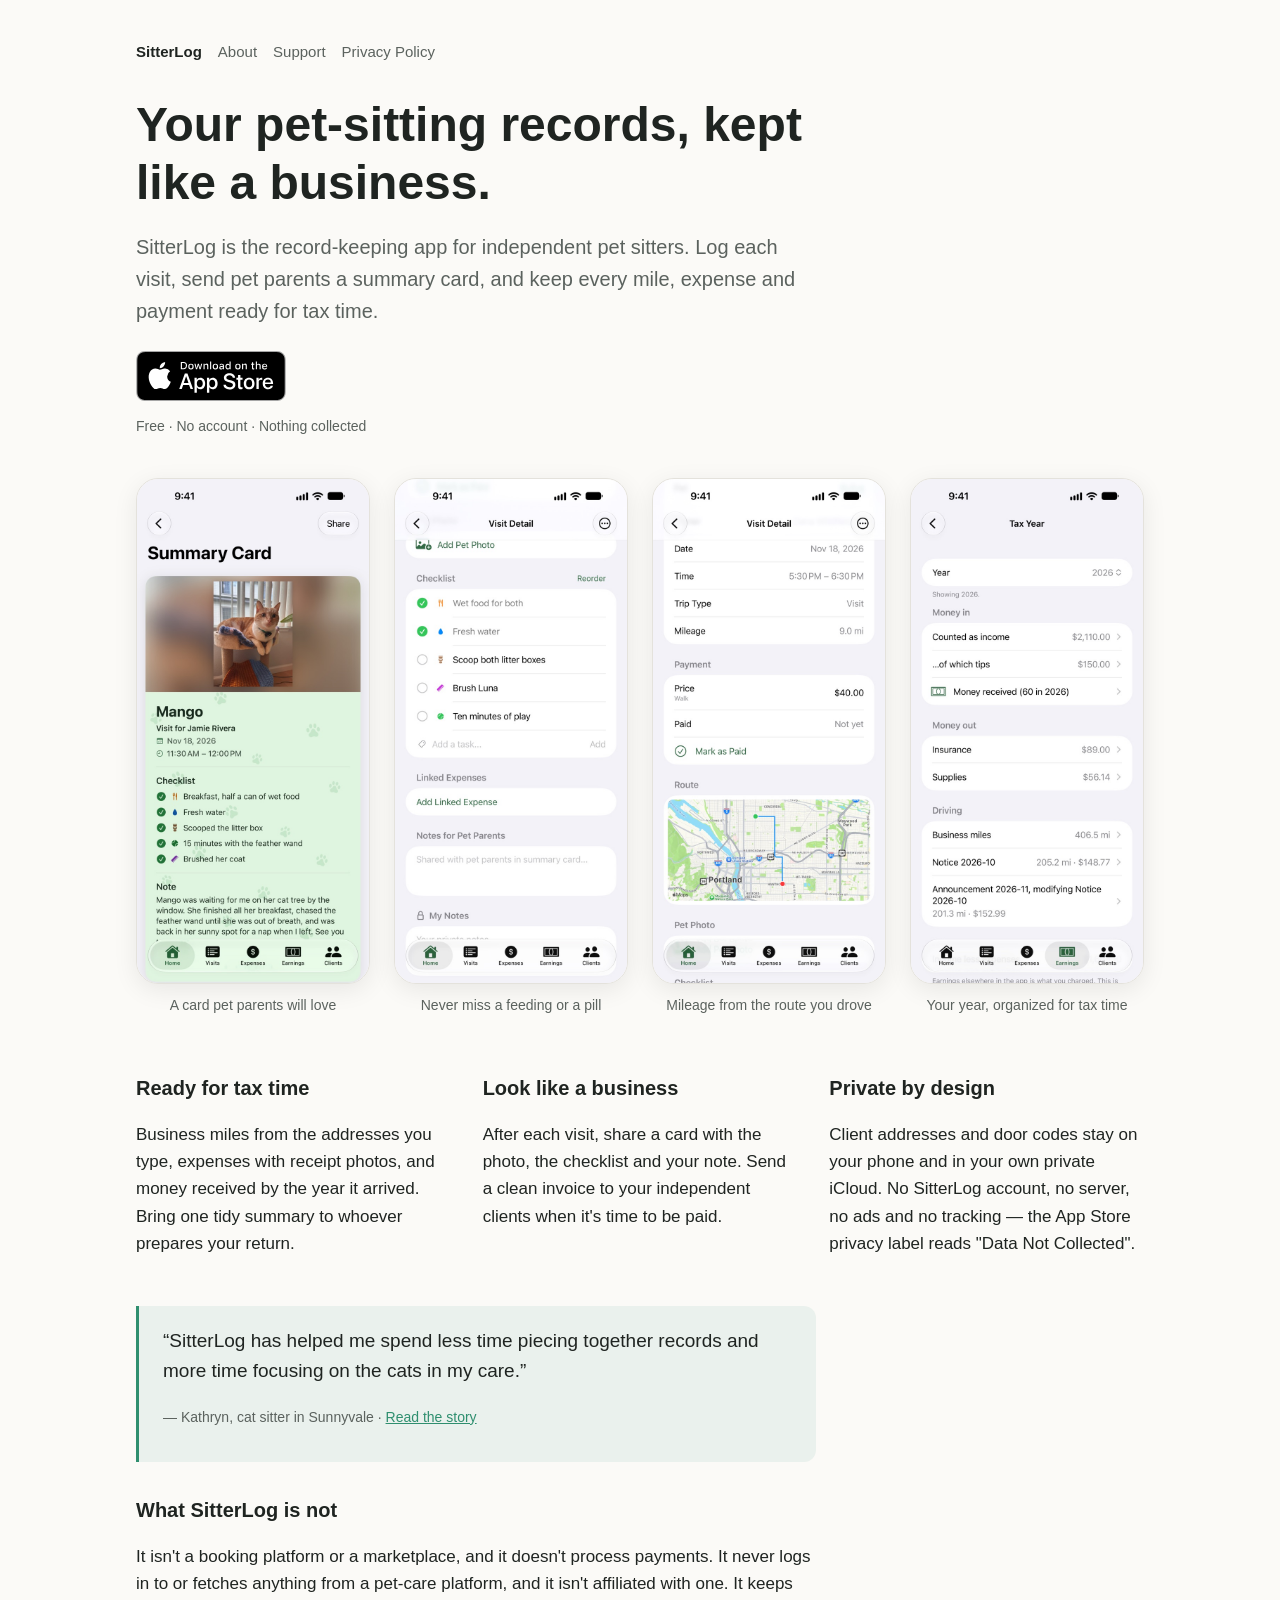
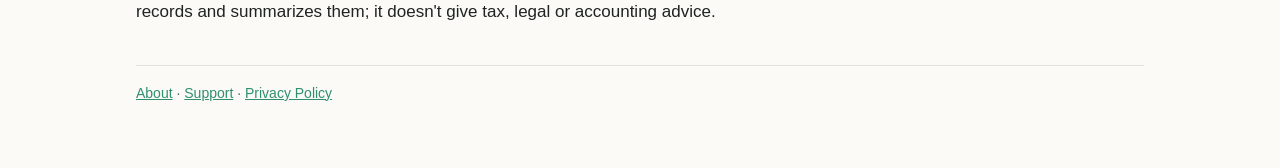
<file: index.html>
<!doctype html>
<html lang="en">
<head>
  <meta charset="utf-8">
  <meta name="viewport" content="width=device-width, initial-scale=1">
  <title>SitterLog — Records for Independent Pet Sitters</title>
  <meta name="description" content="SitterLog is a record-keeping app for independent pet sitters: visits, care checklists, summary cards for pet parents, mileage, expenses, income and tax-time summaries.">
  <meta name="apple-itunes-app" content="app-id=APP_ID">
  <link rel="stylesheet" href="style.css">
</head>
<body>
<main class="wide">
  <header>
    <nav>
      <a href="./" aria-current="page">SitterLog</a>
      <a href="about/">About</a>
      <a href="support/">Support</a>
      <a href="privacy/">Privacy Policy</a>
    </nav>
  </header>

  <section class="hero">
    <h1>Your pet-sitting records, kept like a business.</h1>
    <p class="lede">SitterLog is the record-keeping app for independent pet sitters. Log each
      visit, send pet parents a summary card, and keep every mile, expense and payment ready
      for tax time.</p>
    <p class="cta"><a href="APP_STORE_URL"><img src="images/app-store-badge.svg" width="150" height="50"
      alt="Download on the App Store"></a></p>
    <p class="meta">Free · No account · Nothing collected</p>
  </section>

  <section class="shots" aria-label="Screens from the app">
    <figure>
      <img src="images/summary-card.jpg" width="660" height="1434" loading="lazy"
           alt="A summary card for a cat named Mango: a photo, the visit time, a completed care checklist and a note to the pet parent.">
      <figcaption>A card pet parents will love</figcaption>
    </figure>
    <figure>
      <img src="images/checklist.jpg" width="660" height="1434" loading="lazy"
           alt="A visit's care checklist, built from the client's routine.">
      <figcaption>Never miss a feeding or a pill</figcaption>
    </figure>
    <figure>
      <img src="images/mileage.jpg" width="660" height="1434" loading="lazy"
           alt="A visit's driving route on a map, with the miles it covered.">
      <figcaption>Mileage from the route you drove</figcaption>
    </figure>
    <figure>
      <img src="images/tax-year.jpg" width="660" height="1434" loading="lazy"
           alt="The Tax Year screen: income, expenses and business miles for the year.">
      <figcaption>Your year, organized for tax time</figcaption>
    </figure>
  </section>

  <section class="pillars">
    <div>
      <h2>Ready for tax time</h2>
      <p>Business miles from the addresses you type, expenses with receipt photos, and money
        received by the year it arrived. Bring one tidy summary to whoever prepares your
        return.</p>
    </div>
    <div>
      <h2>Look like a business</h2>
      <p>After each visit, share a card with the photo, the checklist and your note. Send a clean
        invoice to your independent clients when it's time to be paid.</p>
    </div>
    <div>
      <h2>Private by design</h2>
      <p>Client addresses and door codes stay on your phone and in your own private iCloud.
        No SitterLog account, no server, no ads and no tracking — the App Store privacy label
        reads "Data Not Collected".</p>
    </div>
  </section>

  <section class="founder">
    <p>“SitterLog has helped me spend less time piecing together records and more time focusing on
      the cats in my care.”</p>
    <p class="meta">— Kathryn, cat sitter in Sunnyvale · <a href="about/">Read the story</a></p>
  </section>

  <section>
    <h2>What SitterLog is not</h2>
    <p>It isn't a booking platform or a marketplace, and it doesn't process payments. It never
      logs in to or fetches anything from a pet-care platform, and it isn't affiliated with one.
      It keeps records and summarizes them; it doesn't give tax, legal or accounting advice.</p>
  </section>

  <hr>
  <footer>
    <a href="about/">About</a> · <a href="support/">Support</a> · <a href="privacy/">Privacy Policy</a>
  </footer>
</main>
</body>
</html>
</file>
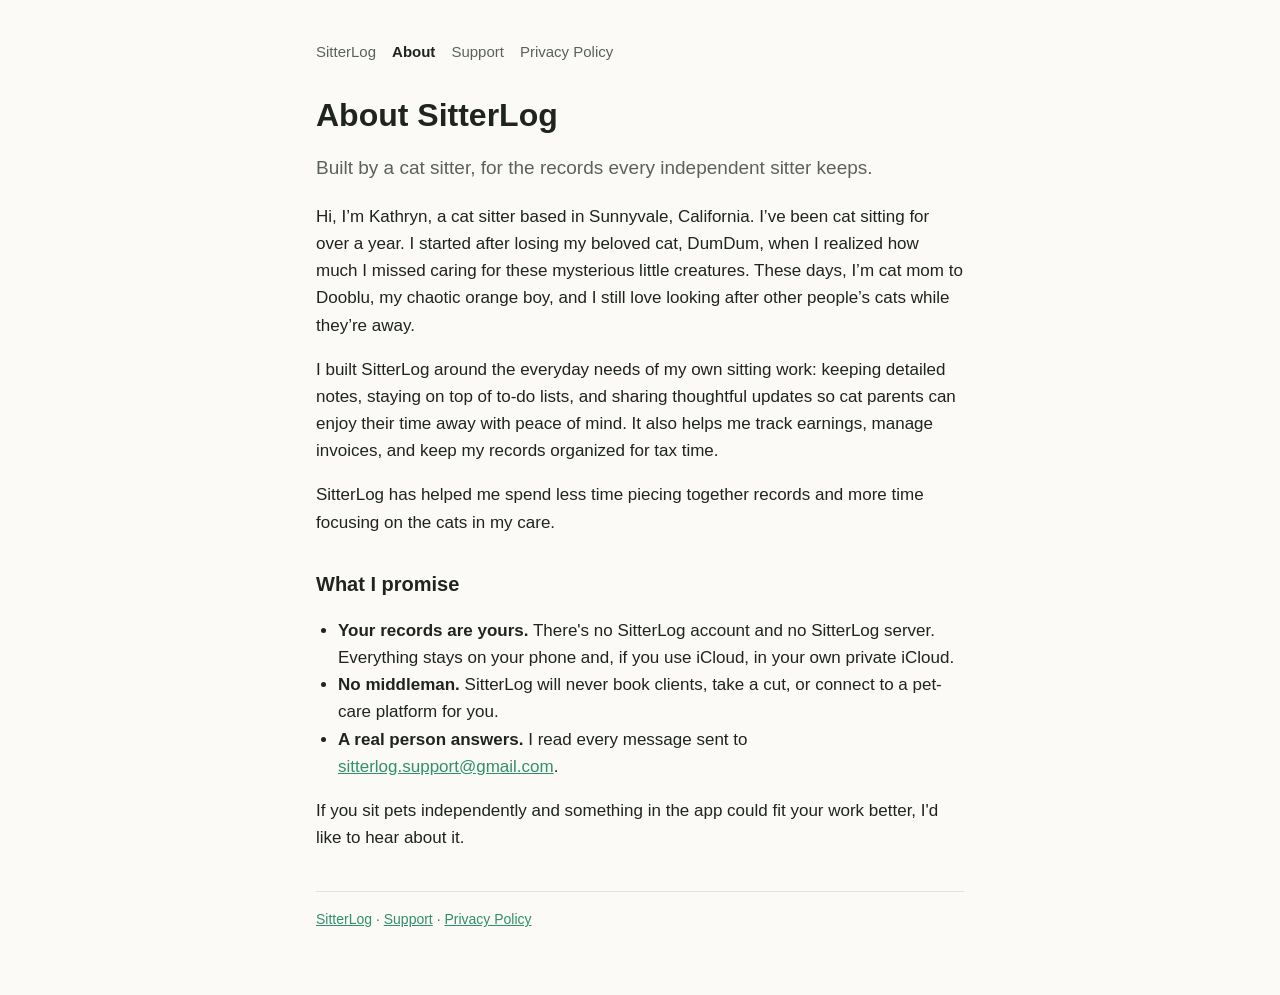
<file: about/index.html>
<!doctype html>
<html lang="en">
<head>
  <meta charset="utf-8">
  <meta name="viewport" content="width=device-width, initial-scale=1">
  <title>About SitterLog</title>
  <meta name="description" content="SitterLog was built by a working cat sitter who needed one place for visits, mileage and money, without another booking platform.">
  <link rel="stylesheet" href="../style.css">
</head>
<body>
<main>
  <header>
    <nav>
      <a href="../">SitterLog</a>
      <a href="./" aria-current="page">About</a>
      <a href="../support/">Support</a>
      <a href="../privacy/">Privacy Policy</a>
    </nav>
  </header>

  <h1>About SitterLog</h1>
  <p class="lede">Built by a cat sitter, for the records every independent sitter keeps.</p>

  <p>Hi, I’m Kathryn, a cat sitter based in Sunnyvale, California. I’ve been cat sitting for over
    a year. I started after losing my beloved cat, DumDum, when I realized how much I missed caring
    for these mysterious little creatures. These days, I’m cat mom to Dooblu, my chaotic orange
    boy, and I still love looking after other people’s cats while they’re away.</p>

  <p>I built SitterLog around the everyday needs of my own sitting work: keeping detailed notes,
    staying on top of to-do lists, and sharing thoughtful updates so cat parents can enjoy their
    time away with peace of mind. It also helps me track earnings, manage invoices, and keep my
    records organized for tax time.</p>

  <p>SitterLog has helped me spend less time piecing together records and more time focusing on
    the cats in my care.</p>

  <h2>What I promise</h2>
  <ul>
    <li><strong>Your records are yours.</strong> There's no SitterLog account and no SitterLog
      server. Everything stays on your phone and, if you use iCloud, in your own private
      iCloud.</li>
    <li><strong>No middleman.</strong> SitterLog will never book clients, take a cut, or connect
      to a pet-care platform for you.</li>
    <li><strong>A real person answers.</strong> I read every message sent to
      <a href="mailto:sitterlog.support@gmail.com">sitterlog.support@gmail.com</a>.</li>
  </ul>

  <p>If you sit pets independently and something in the app could fit your work better, I'd like
    to hear about it.</p>

  <hr>
  <footer>
    <a href="../">SitterLog</a> · <a href="../support/">Support</a> · <a href="../privacy/">Privacy Policy</a>
  </footer>
</main>
</body>
</html>
</file>
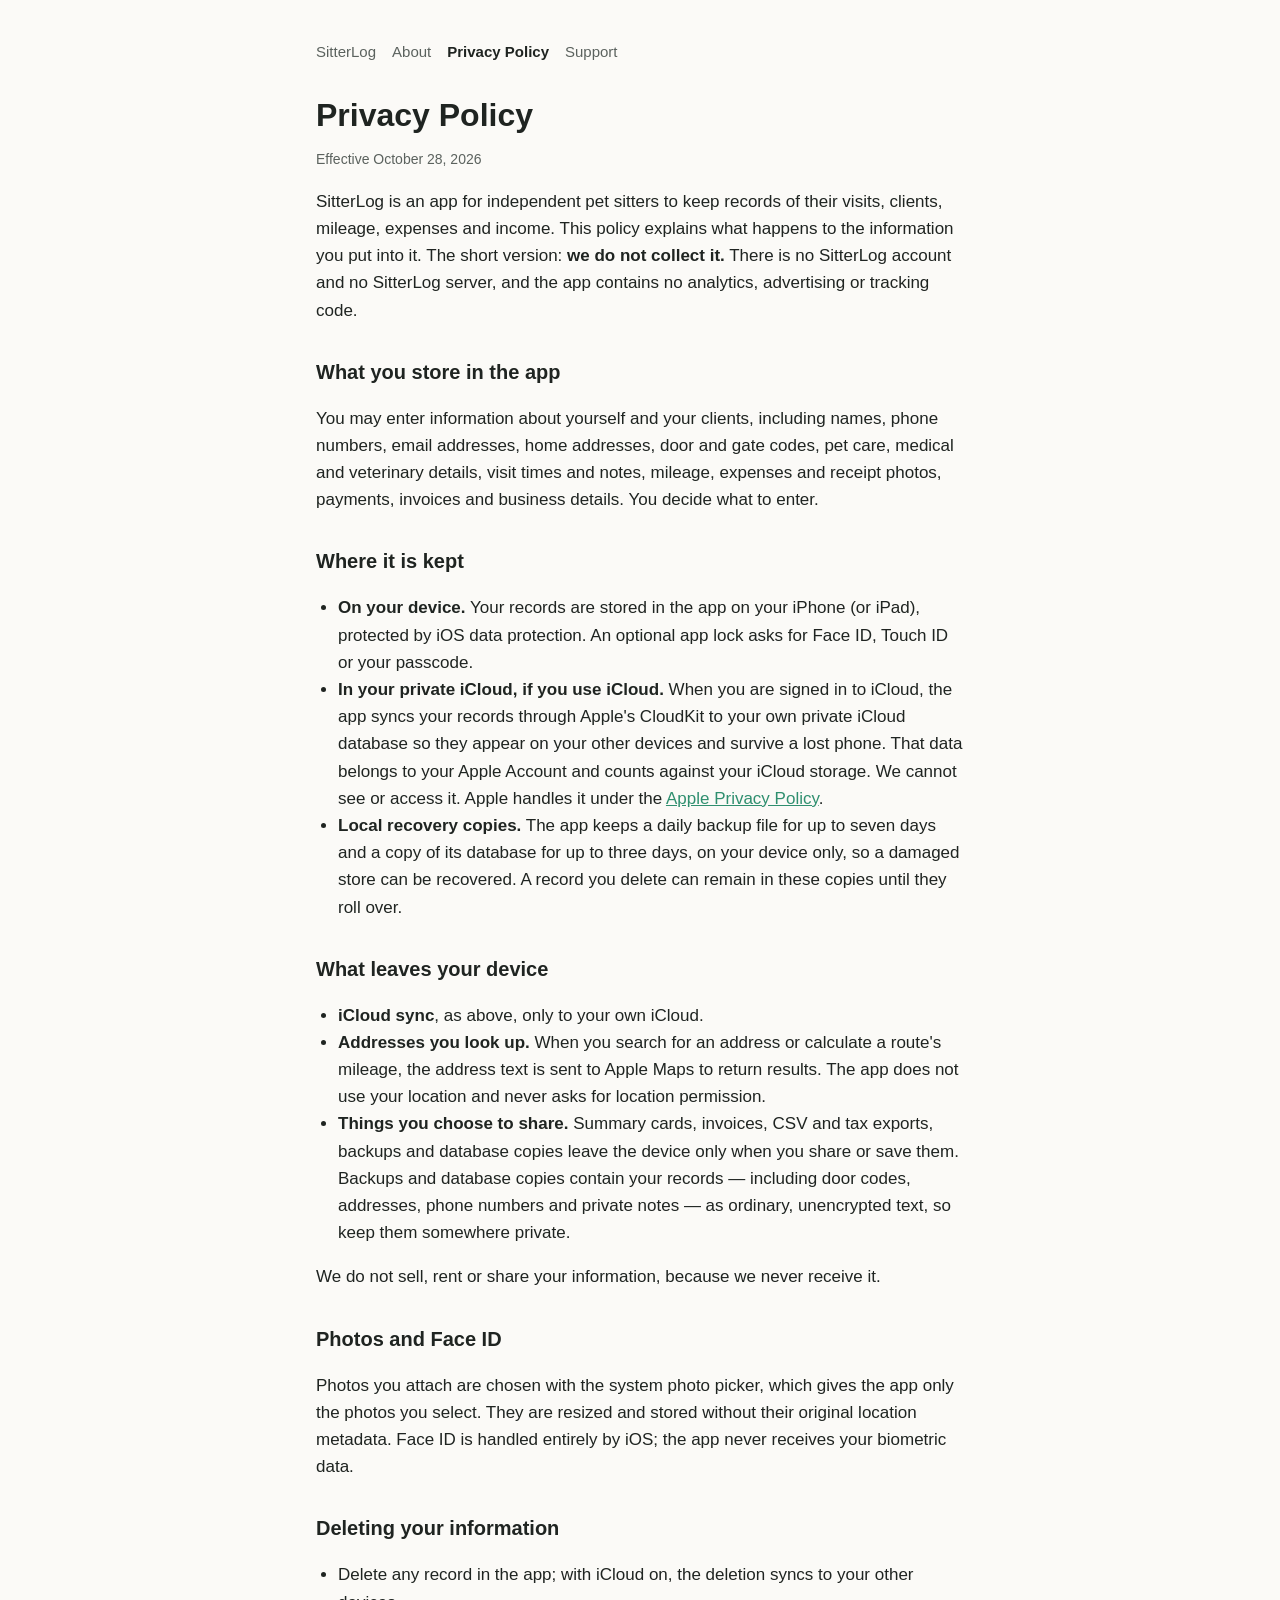
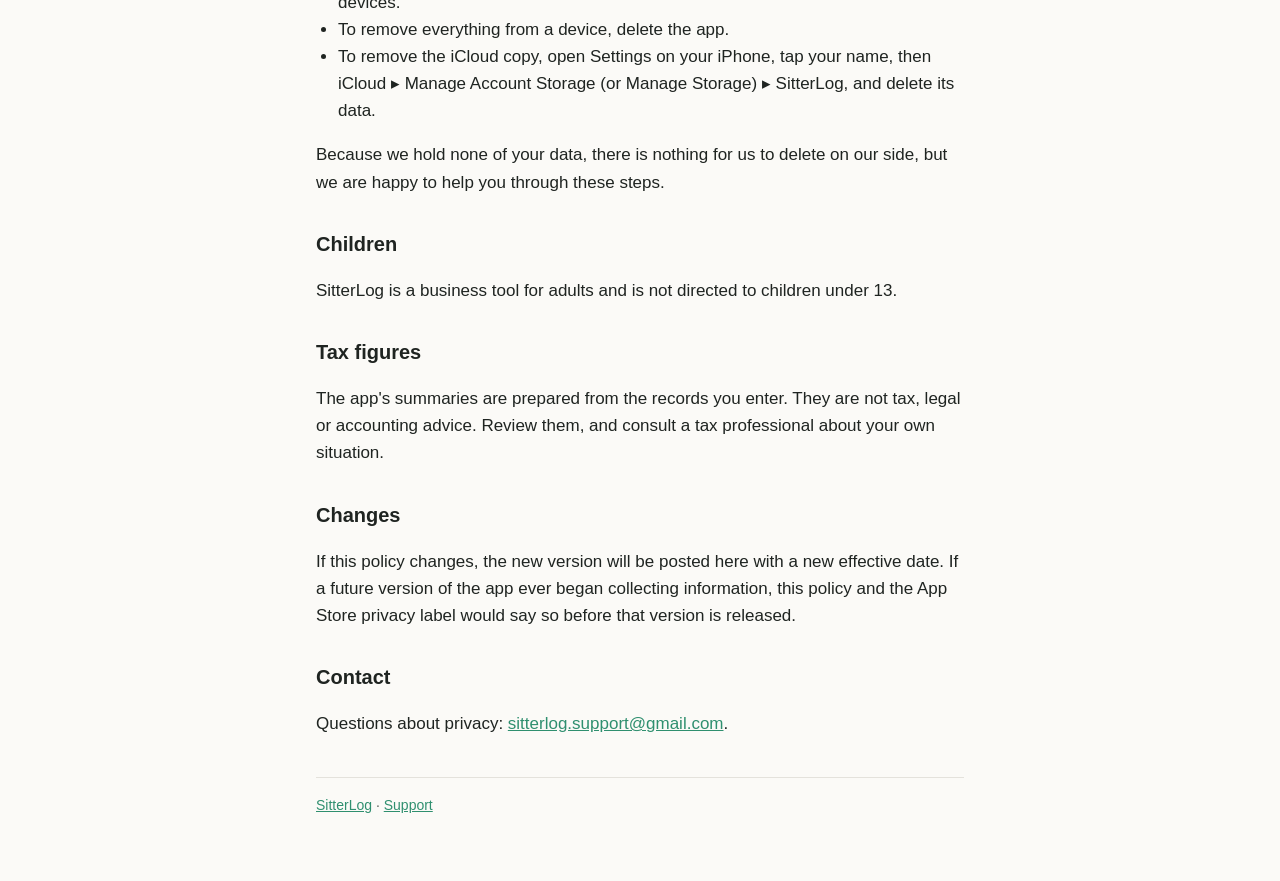
<file: privacy/index.html>
<!doctype html>
<html lang="en">
<head>
  <meta charset="utf-8">
  <meta name="viewport" content="width=device-width, initial-scale=1">
  <title>SitterLog Privacy Policy</title>
  <meta name="description" content="How SitterLog handles your information: we collect nothing; your records stay on your devices and in your private iCloud.">
  <link rel="stylesheet" href="../style.css">
</head>
<body>
<main>
  <header>
    <nav>
      <a href="../">SitterLog</a>
      <a href="../about/">About</a>
      <a href="./" aria-current="page">Privacy Policy</a>
      <a href="../support/">Support</a>
    </nav>
  </header>

  <h1>Privacy Policy</h1>
  <p class="meta">Effective October 28, 2026</p>

  <p>SitterLog is an app for independent pet sitters to keep records of their visits, clients,
    mileage, expenses and income. This policy explains what happens to the information you put
    into it. The short version: <strong>we do not collect it.</strong> There is no SitterLog
    account and no SitterLog server, and the app contains no analytics, advertising or tracking
    code.</p>

  <h2>What you store in the app</h2>
  <p>You may enter information about yourself and your clients, including names, phone numbers,
    email addresses, home addresses, door and gate codes, pet care, medical and veterinary
    details, visit times and notes, mileage, expenses and receipt photos, payments, invoices and
    business details. You decide what to enter.</p>

  <h2>Where it is kept</h2>
  <ul>
    <li><strong>On your device.</strong> Your records are stored in the app on your iPhone (or
      iPad), protected by iOS data protection. An optional app lock asks for Face ID, Touch ID or
      your passcode.</li>
    <li><strong>In your private iCloud, if you use iCloud.</strong> When you are signed in to
      iCloud, the app syncs your records through Apple's CloudKit to your own private iCloud
      database so they appear on your other devices and survive a lost phone. That data belongs to
      your Apple Account and counts against your iCloud storage. We cannot see or access it. Apple
      handles it under the <a href="https://www.apple.com/legal/privacy/">Apple Privacy Policy</a>.</li>
    <li><strong>Local recovery copies.</strong> The app keeps a daily backup file for up to seven
      days and a copy of its database for up to three days, on your device only, so a damaged
      store can be recovered. A record you delete can remain in these copies until they roll
      over.</li>
  </ul>

  <h2>What leaves your device</h2>
  <ul>
    <li><strong>iCloud sync</strong>, as above, only to your own iCloud.</li>
    <li><strong>Addresses you look up.</strong> When you search for an address or calculate a
      route's mileage, the address text is sent to Apple Maps to return results. The app does not
      use your location and never asks for location permission.</li>
    <li><strong>Things you choose to share.</strong> Summary cards, invoices, CSV and tax exports,
      backups and database copies leave the device only when you share or save them. Backups and
      database copies contain your records — including door codes, addresses, phone numbers and
      private notes — as ordinary, unencrypted text, so keep them somewhere private.</li>
  </ul>
  <p>We do not sell, rent or share your information, because we never receive it.</p>

  <h2>Photos and Face ID</h2>
  <p>Photos you attach are chosen with the system photo picker, which gives the app only the
    photos you select. They are resized and stored without their original location metadata.
    Face ID is handled entirely by iOS; the app never receives your biometric data.</p>

  <h2 id="deleting">Deleting your information</h2>
  <ul>
    <li>Delete any record in the app; with iCloud on, the deletion syncs to your other
      devices.</li>
    <li>To remove everything from a device, delete the app.</li>
    <li>To remove the iCloud copy, open Settings on your iPhone, tap your name, then iCloud ▸
      Manage Account Storage (or Manage Storage) ▸ SitterLog, and delete its data.</li>
  </ul>
  <p>Because we hold none of your data, there is nothing for us to delete on our side, but we are
    happy to help you through these steps.</p>

  <h2>Children</h2>
  <p>SitterLog is a business tool for adults and is not directed to children under 13.</p>

  <h2>Tax figures</h2>
  <p>The app's summaries are prepared from the records you enter. They are not tax, legal or
    accounting advice. Review them, and consult a tax professional about your own situation.</p>

  <h2>Changes</h2>
  <p>If this policy changes, the new version will be posted here with a new effective date. If a
    future version of the app ever began collecting information, this policy and the App Store
    privacy label would say so before that version is released.</p>

  <h2>Contact</h2>
  <p>Questions about privacy: <a href="mailto:sitterlog.support@gmail.com">sitterlog.support@gmail.com</a>.</p>

  <hr>
  <footer>
    <a href="../">SitterLog</a> · <a href="../support/">Support</a>
  </footer>
</main>
</body>
</html>
</file>
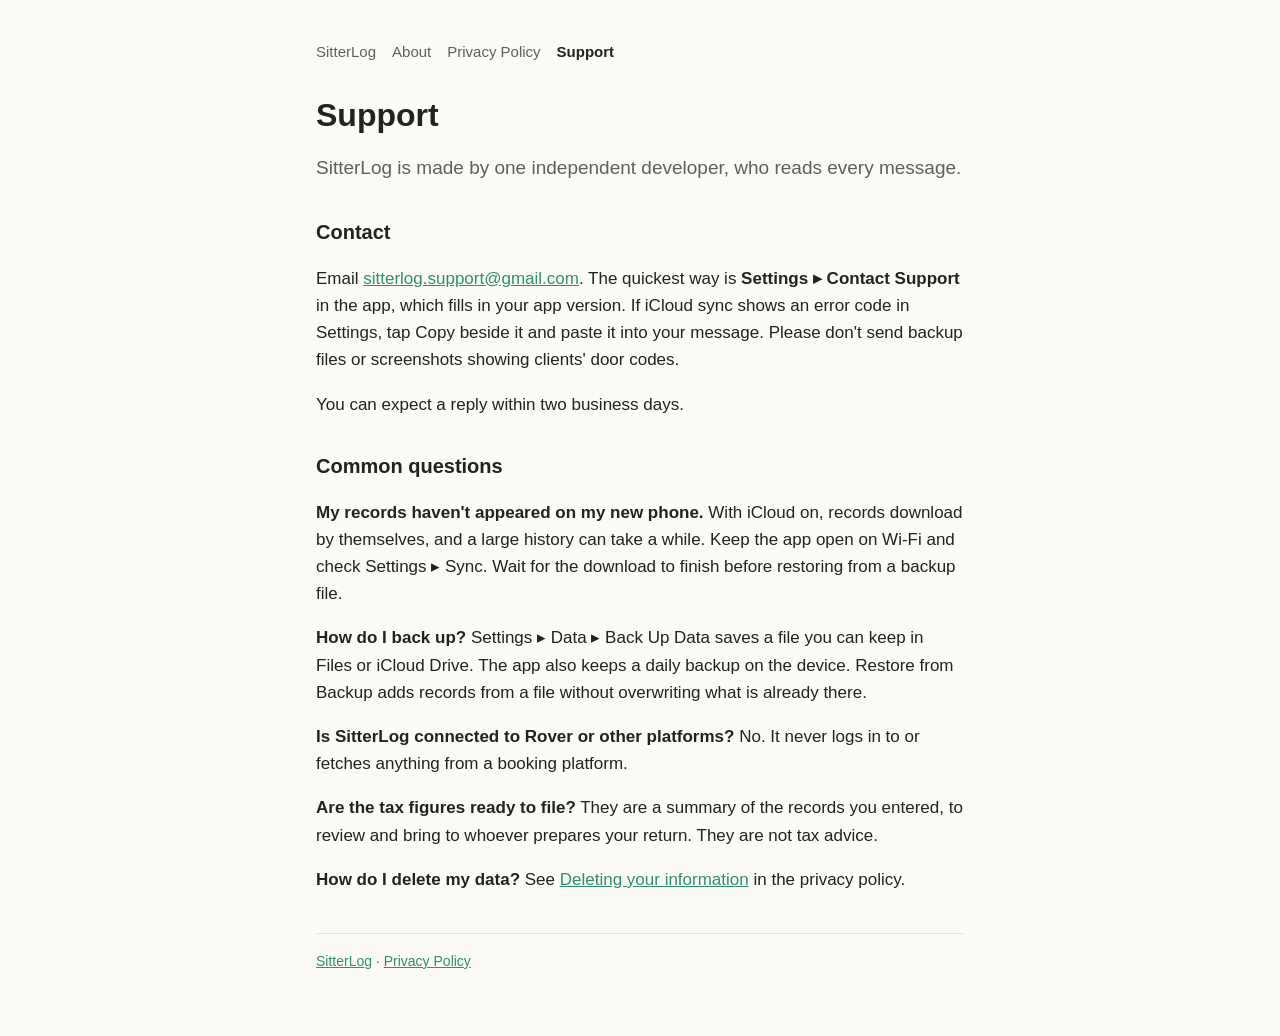
<file: support/index.html>
<!doctype html>
<html lang="en">
<head>
  <meta charset="utf-8">
  <meta name="viewport" content="width=device-width, initial-scale=1">
  <title>SitterLog Support</title>
  <meta name="description" content="Get help with SitterLog: contact, backups, iCloud sync and deleting your data.">
  <link rel="stylesheet" href="../style.css">
</head>
<body>
<main>
  <header>
    <nav>
      <a href="../">SitterLog</a>
      <a href="../about/">About</a>
      <a href="../privacy/">Privacy Policy</a>
      <a href="./" aria-current="page">Support</a>
    </nav>
  </header>

  <h1>Support</h1>
  <p class="lede">SitterLog is made by one independent developer, who reads every message.</p>

  <h2>Contact</h2>
  <p>Email <a href="mailto:sitterlog.support@gmail.com">sitterlog.support@gmail.com</a>. The quickest way is
    <strong>Settings ▸ Contact Support</strong> in the app, which fills in your app version. If
    iCloud sync shows an error code in Settings, tap Copy beside it and paste it into your
    message. Please don't send backup files or screenshots showing clients' door codes.</p>
  <p>You can expect a reply within two business days.</p>

  <h2>Common questions</h2>

  <p><strong>My records haven't appeared on my new phone.</strong> With iCloud on, records download
    by themselves, and a large history can take a while. Keep the app open on Wi-Fi and check
    Settings ▸ Sync. Wait for the download to finish before restoring from a backup file.</p>

  <p><strong>How do I back up?</strong> Settings ▸ Data ▸ Back Up Data saves a file you can keep
    in Files or iCloud Drive. The app also keeps a daily backup on the device. Restore from
    Backup adds records from a file without overwriting what is already there.</p>

  <p><strong>Is SitterLog connected to Rover or other platforms?</strong> No. It never logs in to
    or fetches anything from a booking platform.</p>

  <p><strong>Are the tax figures ready to file?</strong> They are a summary of the records you
    entered, to review and bring to whoever prepares your return. They are not tax advice.</p>

  <p><strong>How do I delete my data?</strong> See
    <a href="../privacy/#deleting">Deleting your information</a> in the privacy policy.</p>

  <hr>
  <footer>
    <a href="../">SitterLog</a> · <a href="../privacy/">Privacy Policy</a>
  </footer>
</main>
</body>
</html>
</file>
<file: style.css>
:root {
  --bg: #fbfaf7;
  --text: #1f2421;
  --muted: #5b625e;
  --accent: #2f8f6f;
  --rule: #e4e2dc;
  color-scheme: light dark;
}
@media (prefers-color-scheme: dark) {
  :root {
    --bg: #141715;
    --text: #e9ece9;
    --muted: #a3aba6;
    --accent: #6fd0a8;
    --rule: #2b302d;
  }
}
* { box-sizing: border-box; }
body {
  margin: 0;
  background: var(--bg);
  color: var(--text);
  font: 17px/1.6 -apple-system, BlinkMacSystemFont, "Segoe UI", Roboto, sans-serif;
}
main { max-width: 680px; margin: 0 auto; padding: 40px 16px 64px; }
header { margin-bottom: 32px; }
nav { display: flex; gap: 16px; flex-wrap: wrap; font-size: 15px; }
nav a { color: var(--muted); text-decoration: none; }
nav a[aria-current="page"] { color: var(--text); font-weight: 600; }
h1 { font-size: 32px; line-height: 1.2; margin: 24px 0 8px; }
h2 { font-size: 20px; margin: 32px 0 8px; }
p, li { color: var(--text); }
.lede { color: var(--muted); font-size: 19px; }
.meta { color: var(--muted); font-size: 14px; }
a { color: var(--accent); }
ul { padding-left: 22px; }
hr { border: 0; border-top: 1px solid var(--rule); margin: 40px 0 16px; }
footer { color: var(--muted); font-size: 14px; }

/* Home page */
main.wide { max-width: 1040px; }
main.wide > section:not(.shots):not(.pillars) { max-width: 680px; }
.hero h1 { font-size: clamp(32px, 6vw, 48px); margin-top: 8px; }
.hero .lede { font-size: 20px; }
.cta { margin: 24px 0 4px; }
.cta img { display: block; }
.shots {
  display: grid; grid-template-columns: repeat(2, minmax(0, 1fr)); gap: 16px; margin: 40px 0;
}
@media (min-width: 760px) { .shots { grid-template-columns: repeat(4, minmax(0, 1fr)); gap: 24px; } }
.shots figure { margin: 0; }
.shots img {
  display: block; width: 100%; height: auto; border-radius: 22px;
  border: 1px solid var(--rule); box-shadow: 0 6px 24px rgba(0, 0, 0, .08);
}
.shots figcaption { margin-top: 10px; font-size: 14px; color: var(--muted); text-align: center; }
.pillars { display: grid; gap: 8px 32px; margin: 16px 0 8px; }
@media (min-width: 760px) { .pillars { grid-template-columns: repeat(3, 1fr); } }
.pillars h2 { margin-top: 16px; }
.founder {
  margin: 32px 0; padding: 20px 24px; border-left: 3px solid var(--accent);
  background: color-mix(in srgb, var(--accent) 8%, transparent); border-radius: 0 12px 12px 0;
}
.founder p:first-child { font-size: 19px; margin-top: 0; }
mark { background: #ffe58a; color: #1f2421; padding: 0 3px; border-radius: 3px; }
</file>
